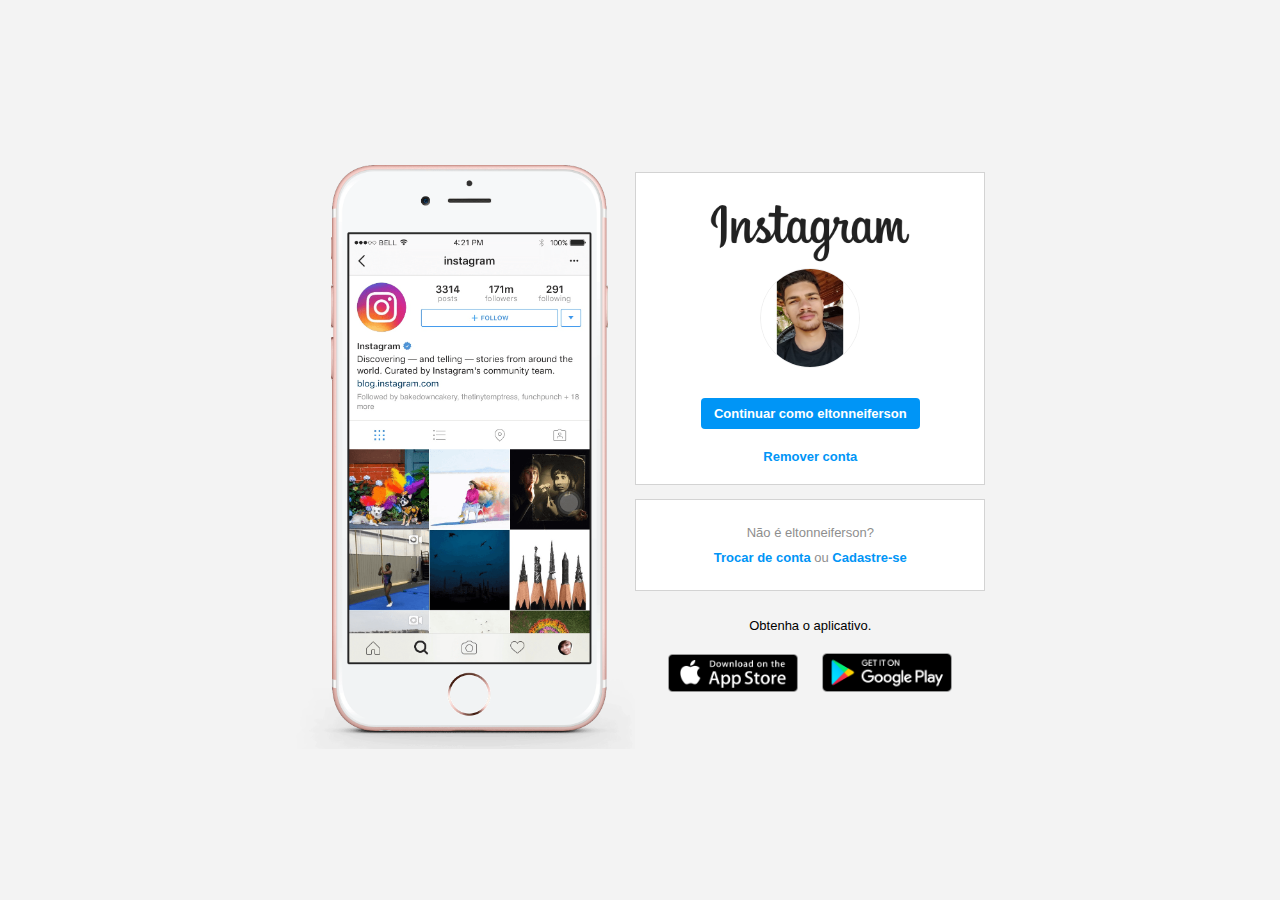
<file: instagram-login[HTML5+CSS3]/index.html>
<!DOCTYPE html>
<html lang="pt-br">
<head>
    <meta charset="UTF-8">
    <meta http-equiv="X-UA-Compatible" content="IE=edge">
    <meta name="viewport" content="width=device-width, initial-scale=1.0">
    <title>Instagram</title>
    <link rel="stylesheet" href="style.css">
</head>
<body>
        <main class="container">
            <section class="instagram-phone">
                <div class="iph">
                    <img src="img/Cel.png" alt="Celular">
                </div>
            </section>
            <section class="instagram-login">
                <div class="bloco">
                    <img src="img/logo-instagram.png" class="instagram-logo" alt="Instagram Logo">
                        <img src="img/eu.jpg" alt="Foto Perfil" class="profile-photo">
                        <a href="https://www.instagram.com/eltonneiferson/" target="_blank" class="i-login">Continuar como eltonneiferson</a>
                        <a href="https://www.instagram.com" target="_blank" class="i-logout">Remover conta</a>
                </div>
                <div class="bloco">
                        <p class="not-account">Não é eltonneiferson?</p>
                        <p class="not-account"><a href="https://www.instagram.com" target="_blank" class="link-blue">Trocar de conta</a> ou <a href="https://www.instagram.com/accounts/emailsignup/" target="_blank" class="link-blue">Cadastre-se</a>
                        </p>
                </div>
                <div class="get-the-app">
                    <p class="get-app">Obtenha o aplicativo.</p>
                        <div class="loja">
                            <a href="https://apps.apple.com/br/app/instagram/id389801252" target="_blank" class="app-download">
                                <img src="img/logo-appstore.png" alt="AppStore">
                            </a>
                            <a href="https://play.google.com/store/apps/details?id=com.instagram.android&hl=pt_BR&gl=US" target="_blank" class="app-download">
                                <img src="img/logo-googleplay.png" alt="googleplay">
                            </a>
                        </div>
                </div>
            </section>
        </main>
</body>
</html>
</file>
<file: instagram-login[HTML5+CSS3]/style.css>
*{
  padding: 0;
  margin: 0;
  box-sizing: border-box;
  text-decoration: none;
  font-family: Arial, Helvetica, sans-serif;
  font-size: 13px;
}

body {
    background-color: rgb(243, 243, 243);
    display: flex;
    justify-content: center;
    height: 100vh;
    }

main.container {
    display: flex;
    align-items: center;
}

div.iph img {
    height: 600px;
}

section.instagram-login {
    display: flex;
    flex-direction: column;
    height: 100vh;
    justify-content: center;
}

div.bloco {
    display: flex;
    align-items: center;
    flex-direction: column;
    background-color: #ffffff;
    width: 350px;
    padding: 20px;
    border: 1px solid lightgray;
    margin: 7px 0px;
}

p.not-account {
    margin: 5px;
    color: #8e8e8e;;
}

img.instagram-logo {
    height: 75px;
}

img.profile-photo {
    width: 100px;
    height: 100px;
    border-radius: 50%;
    margin: 0px 0px 10px 0px;
    border: solid 1px #efefef;
}

a.i-login {
    background-color: #0095f6;
    padding: 8px 13px;
    margin: 20px 0px;
    color: white;
    border-radius: 4px;
    font-weight: bold;
}

a.i-logout {
    color: #0095f6;
    font-weight: bolder;
}

a.link-blue {
    color: #0095f6;
    font-weight: bolder;
}

div.get-the-app {
    margin: 20px;
    display: flex;
    flex-direction: column;
    align-items: center;
}

a.app-download img {
    width: 130px;
    margin: 20px 10px;
}

@media (max-width: 800px) {
   
    section.instagram-phone {
        display: none;
      }
}

@media (max-width: 460px) {
    
    body {
        overflow: hidden;       
    }
   
    section.instagram-phone {
      display: none;
    }

    div.instagram-login {
        justify-content: space-between;
    }

    div.bloco {
        background-color: rgb(243, 243, 243);
        border: none;
    }
  }

  @media (max-width: 350px) {
      
    div.get-the-app img {
        display: block;
      }
  }
</file>
